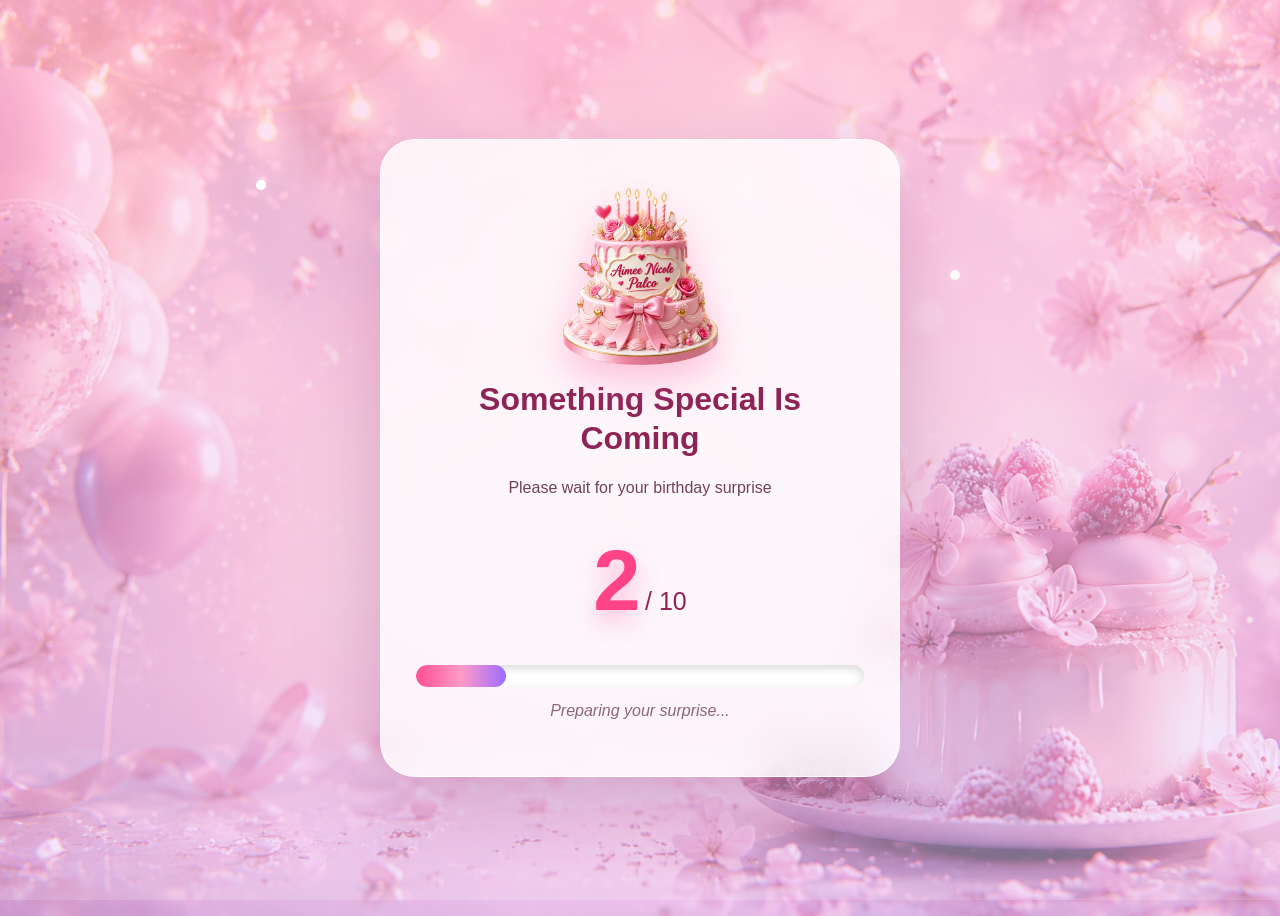
<file: index.html>
<!DOCTYPE html>
<html lang="en">

<head>

<meta charset="UTF-8">
<meta name="viewport" content="width=device-width, initial-scale=1.0">

<title>Aimee's Birthday Surprise</title>

<link rel="stylesheet" href="style.css">

</head>


<body>


<div class="overlay"></div>


<div class="sparkles">

<span></span>
<span></span>
<span></span>

</div>



<main class="loading-container">


<div class="cake-container">

<img 
src="cake.png"
class="cake"
alt="Birthday Cake">

</div>



<h1>
Something Special Is Coming
</h1>



<p>
Please wait for your birthday surprise
</p>




<div class="number-box">

<span id="count">
1
</span>

<span class="total">
/ 10
</span>

</div>




<div class="progress-container">

<div 
class="progress-bar"
id="progressBar">

</div>

</div>




<p class="loading-text">

Preparing your surprise...

</p>


</main>




<script src="script.js"></script>


</body>

</html>
</file>
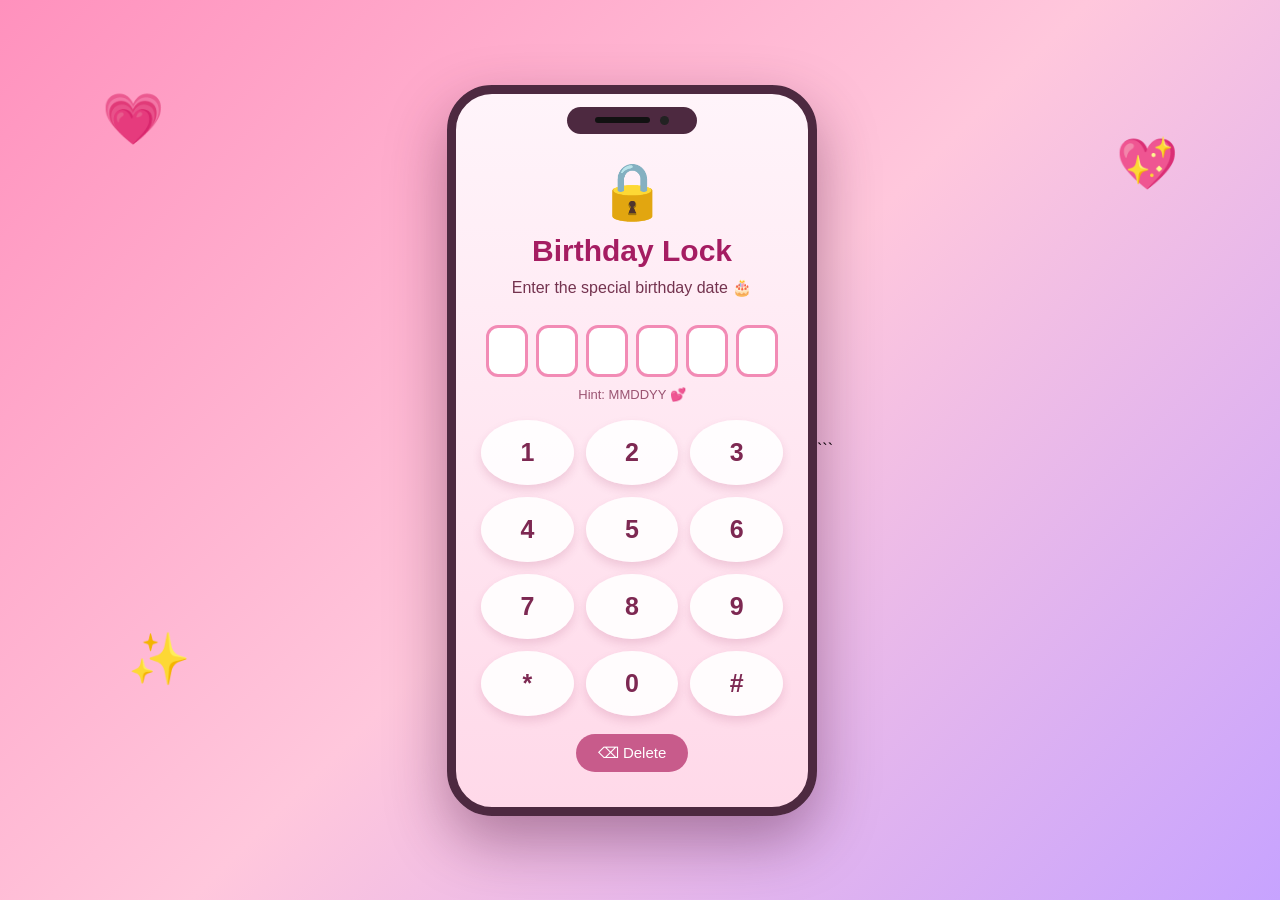
<file: Passcode.html>
<!-- Passcode.html -->

<!DOCTYPE html>

<html lang="en">

<head>


<meta charset="UTF-8">

<meta
    name="viewport"
    content="width=device-width, initial-scale=1.0"
>

<title>Enter Passcode 🔐</title>

<link
    rel="stylesheet"
    href="Passcode.css"
>


</head>

<body>


<!-- Background decorations -->

<div class="heart heart1">💗</div>

<div class="heart heart2">✨</div>

<div class="heart heart3">💖</div>


<!-- Phone -->

<main class="phone">


    <!-- Phone camera -->

    <div class="camera">

        <div class="speaker"></div>

        <div class="camera-dot"></div>

    </div>


    <!-- Lock icon -->

    <div class="lock-icon">

        🔒

    </div>


    <h1>
        Birthday Lock
    </h1>


    <p class="instruction">

        Enter the special birthday date 🎂

    </p>


    <!-- Six passcode boxes -->

    <div class="passcode-boxes">

        <div class="box"></div>

        <div class="box"></div>

        <div class="box"></div>

        <div class="box"></div>

        <div class="box"></div>

        <div class="box"></div>

    </div>


    <p class="hint">

        Hint: MMDDYY 💕
        
    </p>


    <!-- Number keypad -->

    <div class="keypad">


        <button class="key" data-number="1">
            1
        </button>


        <button class="key" data-number="2">
            2
        </button>


        <button class="key" data-number="3">
            3
        </button>


        <button class="key" data-number="4">
            4
        </button>


        <button class="key" data-number="5">
            5
        </button>


        <button class="key" data-number="6">
            6
        </button>


        <button class="key" data-number="7">
            7
        </button>


        <button class="key" data-number="8">
            8
        </button>


        <button class="key" data-number="9">
            9
        </button>


        <button class="key" data-number="*">
            *
        </button>


        <button class="key" data-number="0">
            0
        </button>


        <button class="key" data-number="#">
            #
        </button>


    </div>


    <!-- Delete button -->

    <button
        id="deleteButton"
    >

        ⌫ Delete

    </button>


</main>


<!-- Wrong password popup -->

<div
    class="popup-background"
    id="popup"
>


    <div class="popup">


        <div class="angry-cat">

            😾

        </div>


        <h2>

            Wrong Birthday Date!

        </h2>


        <p>

            Try again! 😾💢

        </p>


        <button
            id="tryAgain"
        >

            Try Again 💖

        </button>


    </div>


</div>


<script
    src="Passcode.js"
></script>
```

</body>

</html>
</file>
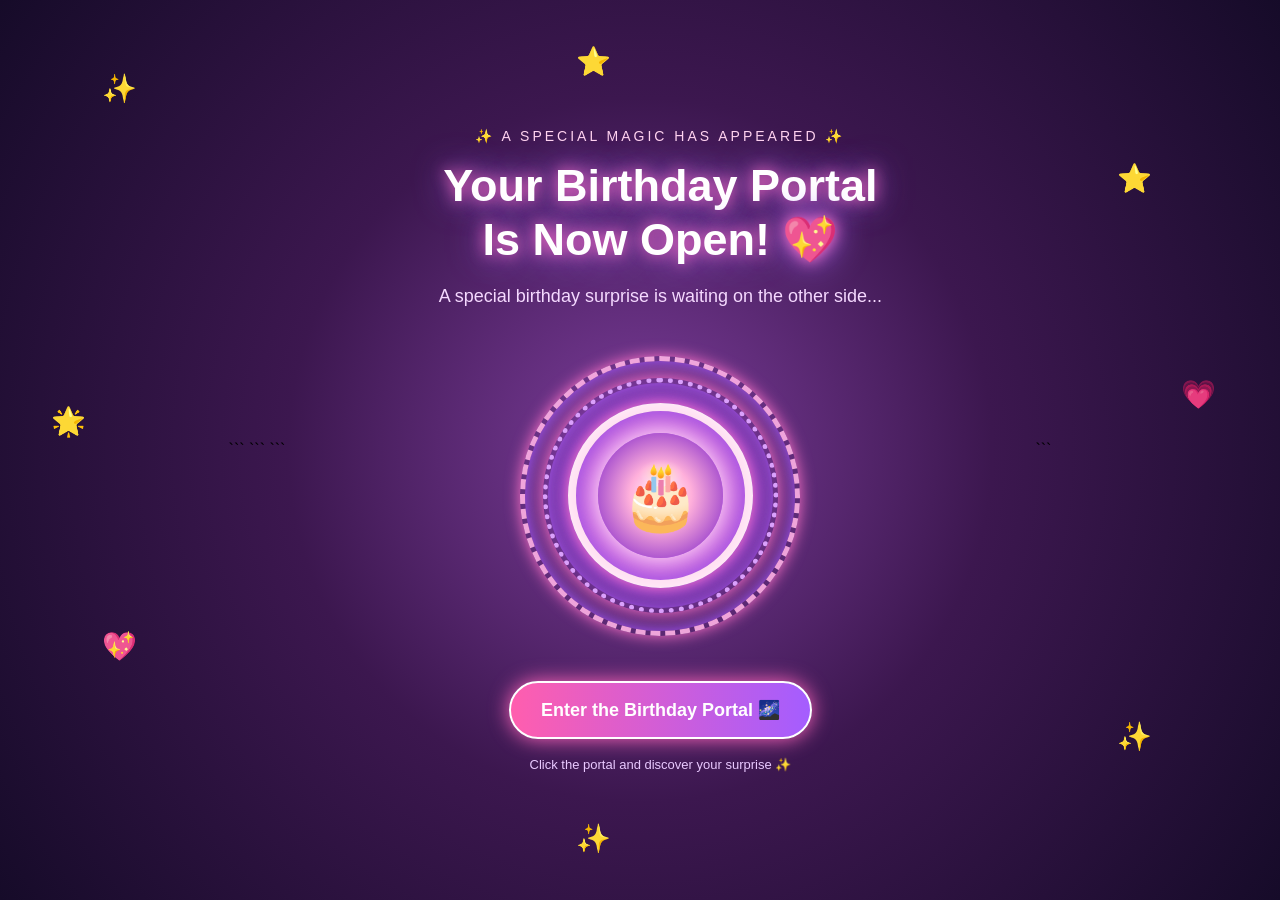
<file: present.html>
<!DOCTYPE html>

<html lang="en">

<head>

```
<meta charset="UTF-8">

<meta
    name="viewport"
    content="width=device-width, initial-scale=1.0"
>

<title>Magic Birthday Portal ✨</title>

<link
    rel="stylesheet"
    href="present.css"
>
```

</head>

<body>

```
<!-- Moving stars -->

<div class="stars">

    <span>✨</span>
    <span>⭐</span>
    <span>💖</span>
    <span>✨</span>
    <span>🌟</span>
    <span>💗</span>
    <span>⭐</span>
    <span>✨</span>

</div>


<!-- Main content -->

<main class="portal-page">


    <p class="small-title">

        ✨ A SPECIAL MAGIC HAS APPEARED ✨

    </p>


    <h1>

        Your Birthday Portal
        <br>
        Is Now Open! 💖

    </h1>


    <p class="message">

        A special birthday surprise is waiting
        on the other side...

    </p>


    <!-- Magic portal -->

    <div
        class="portal-container"
        id="portal"
    >


        <div class="portal-glow"></div>


        <div class="portal-ring ring-one"></div>


        <div class="portal-ring ring-two"></div>


        <div class="portal-ring ring-three"></div>


        <div class="portal-center">

            <span>

                🎂

            </span>

        </div>


    </div>


    <!-- Enter button -->

    <button
        id="enterButton"
    >

        Enter the Birthday Portal 🌌

    </button>


    <p class="bottom-text">

        Click the portal and discover your surprise ✨

    </p>


</main>


<!-- Flash effect -->

<div
    class="flash"
    id="flash"
></div>


<script
    src="present.js"
></script>
```

</body>

</html>
</file>
<file: style.css>
*{

margin:1;
padding:0;
box-sizing:border-box;

}



body{


min-height:100vh;


display:flex;

justify-content:center;

align-items:center;


overflow:hidden;



font-family:

"Poppins",
Arial,
sans-serif;



background-image:

linear-gradient(

rgba(255,180,220,.45),

rgba(220,190,255,.45)

),

url("cake2.png");



background-size:

cover;



background-position:

center;



animation:

backgroundMove 15s infinite alternate;



}




@keyframes backgroundMove{


from{

background-size:100%;

}


to{

background-size:110%;

}


}





.overlay{


position:absolute;

inset:0;



background:

rgba(255,255,255,.15);



}




/* MAIN CARD */


.loading-container{


position:relative;

z-index:2;


width:90%;

max-width:520px;



padding:

40px 35px;



text-align:center;




background:

rgba(255,255,255,.78);



border-radius:

35px;



border:

1px solid rgba(255,255,255,.9);



backdrop-filter:

blur(15px);




box-shadow:


0 30px 80px

rgba(150,70,120,.35);



animation:

cardFloat 5s infinite ease-in-out;


}




@keyframes cardFloat{


50%{

transform:

translateY(-10px);

}


}





/* CAKE */


.cake-container{


height:190px;


display:flex;

justify-content:center;

align-items:center;


}



.cake{


width:180px;

height:180px;


object-fit:contain;



filter:

drop-shadow(

0 15px 20px

rgba(255,80,150,.35)

);



animation:

cakeFloat 3s infinite ease-in-out;



}




@keyframes cakeFloat{


0%,
100%{

transform:

translateY(0);

}


50%{

transform:

translateY(-18px);

}


}




/* TEXT */


h1{


margin-top:10px;


font-size:32px;


line-height:1.2;



color:#8d2458;



font-weight:700;



}



.loading-container p{


margin-top:15px;


color:#70405d;



font-size:16px;



}





/* NUMBER */


.number-box{


margin:

35px 0;



}



#count{


font-size:85px;


font-weight:800;



color:#ff4387;



text-shadow:


0 10px 25px

rgba(255,60,130,.35);



}



.total{


font-size:25px;


color:#8d2458;


}





/* PROGRESS */


.progress-container{


width:100%;


height:22px;


background:

rgba(255,255,255,.9);



border-radius:

50px;



overflow:hidden;



box-shadow:


inset 0 3px 8px

rgba(0,0,0,.15);



}




.progress-bar{


height:100%;


width:10%;


border-radius:

50px;



background:


linear-gradient(

90deg,

#ff4f92,

#ff9bc7,

#9d6cff

);



transition:

width .8s ease;


position:relative;


}




.progress-bar::after{


content:"";


position:absolute;


top:0;


left:-50%;


width:40%;


height:100%;



background:

rgba(255,255,255,.7);



animation:

shine 2s infinite;


}



@keyframes shine{


100%{

left:150%;

}


}




.loading-text{


font-style:italic;


opacity:.8;


}



/* SPARKLES */


.sparkles span{


position:absolute;


width:10px;

height:10px;



background:white;



border-radius:50%;



box-shadow:

0 0 20px white;



animation:

twinkle 3s infinite;



}




.sparkles span:nth-child(1){

top:20%;

left:20%;


}



.sparkles span:nth-child(2){

top:30%;

right:25%;


animation-delay:1s;


}



.sparkles span:nth-child(3){

bottom:20%;

left:45%;


animation-delay:2s;


}




@keyframes twinkle{


50%{


opacity:.2;


transform:

scale(2);


}



}





@media(max-width:600px){


.loading-container{


padding:35px 20px;


}



h1{


font-size:25px;


}



.cake{


width:130px;

height:130px;


}



#count{


font-size:65px;


}



}
</file>
<file: Passcode.css>
/* Passcode.css */

/* Remove default spacing */

* {

    margin: 0;
  
    padding: 0;
  
    box-sizing: border-box;
  
  }
  
  /* Page background */
  
  body {
  
  min-height: 100vh;
  
  display: flex;
  
  justify-content: center;
  
  align-items: center;
  
  overflow: hidden;
  
  font-family:
      Arial,
      sans-serif;
  
  background:
  
      linear-gradient(
          135deg,
          #ff91bd,
          #ffc7dc,
          #c7a3ff
      );
  
  }
  
  /* Phone */
  
  .phone {
  
  position: relative;
  
  width: 370px;
  
  min-height: 720px;
  
  padding:
  
      55px
      25px
      35px;
  
  text-align: center;
  
  overflow: hidden;
  
  border:
  
      9px solid
      #4d2940;
  
  border-radius: 45px;
  
  background:
  
      linear-gradient(
          180deg,
          #fff4fa,
          #ffd9e9
      );
  
  box-shadow:
  
      0 25px 60px
  
      rgba(
          70,
          15,
          50,
          0.4
      );

  
  }
  
  /* Phone camera area */
  
  .camera {
  

  position: absolute;
  
  top: 13px;
  
  left: 50%;
  
  transform:
  
      translateX(-50%);
  
  width: 130px;
  
  height: 27px;
  
  display: flex;
  
  justify-content: center;
  
  align-items: center;
  
  gap: 10px;
  
  border-radius: 20px;
  
  background: #4d2940;
 
  
  }
  
  .speaker {

  width: 55px;
  
  height: 6px;
  
  border-radius: 10px;
  
  background: #111;

  
  }
  
  .camera-dot {
  

  width: 9px;
  
  height: 9px;
  
  border-radius: 50%;
  
  background: #222;

  
  }
  
  /* Lock */
  
  .lock-icon {
  
 
  margin-top: 10px;
  
  font-size: 55px;
 
  
  }
  
  /* Title */
  
  h1 {
  
 
  margin-top: 10px;
  
  color: #a51d62;
  
  font-size: 30px;
 
  }
  
  .instruction {
  
 
  margin-top: 10px;
  
  color: #74334f;
  
  font-size: 16px;

  
  }
  
  /* Six password boxes */
  
  .passcode-boxes {
  

  display: flex;
  
  justify-content: center;
  
  gap: 8px;
  
  margin:
  
      28px
      0
      10px;

  
  }
  
  .box {
  

  width: 42px;
  
  height: 52px;
  
  display: flex;
  
  justify-content: center;
  
  align-items: center;
  
  color: #a51d62;
  
  font-size: 28px;
  
  font-weight: bold;
  
  border:
  
      3px solid
      #f28bb5;
  
  border-radius: 12px;
  
  background: white;
  
  transition:
  
      transform 0.2s,
      background 0.2s;

  
  }
  
  .box.active {
  

  transform:
  
      scale(1.08);
  
  background: #ffe2ee;

  
  }
  
  /* Hint */
  
  .hint {
  

  margin-bottom: 18px;
  
  color: #9b5472;
  
  font-size: 13px;

  
  }
  
  /* Keypad */
  
  .keypad {
  

  display: grid;
  
  grid-template-columns:
  
      repeat(
          3,
          1fr
      );
  
  gap: 12px;

  
  }
  
  /* Number buttons */
  
  .key {
  

  height: 65px;
  
  border: none;
  
  border-radius: 50%;
  
  color: #7d2852;
  
  font-size: 25px;
  
  font-weight: bold;
  
  cursor: pointer;
  
  background:
  
      rgba(
          255,
          255,
          255,
          0.9
      );
  
  box-shadow:
  
      0 5px 10px
  
      rgba(
          150,
          40,
          90,
          0.15
      );
  
  transition:
  
      transform 0.15s,
      background 0.15s;

  
  }
  
  /* Button click */
  
  .key:active {
  

  transform:
  
      scale(0.88);
  
  background: #ff9fc4;

  
  }
  
  /* Delete */
  
  #deleteButton {
  

  margin-top: 18px;
  
  padding:
  
      10px
      22px;
  
  border: none;
  
  border-radius: 20px;
  
  color: white;
  
  font-size: 15px;
  
  cursor: pointer;
  
  background: #c85b8b;

  
  }
  
  /* Popup background */
  
  .popup-background {
  

  position: fixed;
  
  top: 0;
  
  left: 0;
  
  width: 100%;
  
  height: 100%;
  
  display: none;
  
  justify-content: center;
  
  align-items: center;
  
  z-index: 20;
  
  background:
  
      rgba(
          50,
          10,
          35,
          0.65
      );

  
  }
  
  /* Show popup */
  
  .popup-background.show {
  

  display: flex;

  
  }
  
  /* Popup box */
  
  .popup {
  

  width: 85%;
  
  max-width: 360px;
  
  padding: 35px 25px;
  
  text-align: center;
  
  border:
  
      4px solid
      #ff6f9f;
  
  border-radius: 30px;
  
  background:
  
      linear-gradient(
          135deg,
          #fff,
          #ffd8e6
      );
  
  animation:
  
      popupAnimation
      0.4s;

  
  }
  
  @keyframes popupAnimation {
  

  from {
  
      transform:
  
          scale(0.5);
  
      opacity: 0;
  
  }
  
  
  to {
  
      transform:
  
          scale(1);
  
      opacity: 1;
  
  }

  
  }
  
  /* Angry cat */
  
  .angry-cat {
  

  font-size: 100px;
  
  animation:
  
      angryCat
      0.5s infinite;

  
  }
  
  @keyframes angryCat {
  

  0% {
  
      transform:
  
          rotate(-8deg);
  
  }
  
  
  100% {
  
      transform:
  
          rotate(8deg);
  
  }

  
  }
  
  .popup h2 {
  

  margin-top: 10px;
  
  color: #c51e5c;
  
  font-size: 27px;

  
  }
  
  .popup p {
  

  margin-top: 12px;
  
  color: #71304c;

  
  }
  
  #tryAgain {
  

  margin-top: 22px;
  
  padding:
  
      13px
      28px;
  
  border: none;
  
  border-radius: 25px;
  
  color: white;
  
  font-size: 16px;
  
  cursor: pointer;
  
  background:
  
      linear-gradient(
          90deg,
          #ff4f91,
          #b46cff
      );

  
  }
  
  /* Floating hearts */
  
  .heart {
  

  position: absolute;
  
  font-size: 50px;
  
  animation:
  
      floating
      4s infinite
      ease-in-out;

  
  }
  
  .heart1 {
  

  top: 10%;
  
  left: 8%;

  
  }
  
  .heart2 {

  top: 70%;
  
  left: 10%;
  
  animation-delay: 1s;

  }
  
  .heart3 {


  top: 15%;
  
  right: 8%;
  
  animation-delay: 2s;

  
  }
  
  @keyframes floating {
  

  0%,
  100% {
  
      transform:
  
          translateY(0);
  
  }
  
  
  50% {
  
      transform:
  
          translateY(-30px);
  
  }

  
  }
  
  /* Mobile */
  
  @media
  (max-width: 500px) {
  

  .phone {
  
      width: 100%;
  
      min-height: 100vh;
  
      border: none;
  
      border-radius: 0;
  
  }
  
  
  .heart {
  
      display: none;
  
  }
 
  }
</file>
<file: present.css>
/* present.css */

/* Remove default spacing */

* {

    margin: 0;
  
    padding: 0;
  
    box-sizing: border-box;
  
  }
  
  /* Main background */
  
  body {
  

  min-height: 100vh;
  
  display: flex;
  
  justify-content: center;
  
  align-items: center;
  
  overflow: hidden;
  
  font-family:
  
      Arial,
      sans-serif;
  
  background:
  
      radial-gradient(
  
          circle at center,
  
          #7c3d9b,
  
          #3c174f 45%,
  
          #160b29 100%
  
      );

  
  }
  
  /* Main page */
  
  .portal-page {
  

  position: relative;
  
  width: 90%;
  
  max-width: 750px;
  
  padding:
  
      35px
      20px;
  
  text-align: center;
  
  z-index: 5;

  
  }
  
  /* Small heading */
  
  .small-title {
  

  color: #ffd3f0;
  
  font-size: 14px;
  
  letter-spacing: 3px;

  
  }
  
  /* Main title */
  
  h1 {

  margin-top: 15px;
  
  color: white;
  
  font-size: 45px;
  
  line-height: 1.2;
  
  text-shadow:
  
      0 0 15px
  
      #ff6fc4,
  
      0 0 35px
  
      #a96cff;

  
  }
  
  /* Description */
  
  .message {
  
  
  margin-top: 15px;
  
  color: #f5d9ff;
  
  font-size: 18px;
  
  line-height: 1.6;

  
  }
  
  /* Portal area */
  
  .portal-container {

  position: relative;
  
  width: 300px;
  
  height: 300px;
  
  margin:
  
      35px auto;
  
  display: flex;
  
  justify-content: center;
  
  align-items: center;
  
  cursor: pointer;

  
  }
  
  /* Portal glow */
  
  .portal-glow {
  

  position: absolute;
  
  width: 220px;
  
  height: 220px;
  
  border-radius: 50%;
  
  background:
  
      radial-gradient(
  
          circle,
  
          #fff 0%,
  
          #ffb2df 15%,
  
          #c46cff 40%,
  
          #6b35bd 65%,
  
          transparent 72%
  
      );
  
  filter:
  
      blur(8px);
  
  animation:
  
      portalGlow
  
      2s infinite
  
      alternate;

  
  }
  
  /* Glowing animation */
  
  @keyframes portalGlow {

  from {
  
      transform:
  
          scale(0.9);
  
      opacity: 0.7;
  
  }
  
  
  to {
  
      transform:
  
          scale(1.15);
  
      opacity: 1;
  
  }
  
  
  }
  
  /* Portal rings */
  
  .portal-ring {
  

  position: absolute;
  
  border-radius: 50%;
  
  border:
  
      5px solid
  
      rgba(
          255,
          180,
          230,
          0.9
      );
  
  box-shadow:
  
      0 0 15px
  
      #ff75c7,
  
      inset 0 0 15px
  
      #a75cff;

  
  }
  
  /* First ring */
  
  .ring-one {
  

  width: 280px;
  
  height: 280px;
  
  border-style:
  
      dashed;
  
  animation:
  
      rotateRight
  
      7s linear
  
      infinite;

  
  }
  
  /* Second ring */
  
  .ring-two {

  width: 235px;
  
  height: 235px;
  
  border-color:
  
      #d9a4ff;
  
  border-style:
  
      dotted;
  
  animation:
  
      rotateLeft
  
      5s linear
  
      infinite;

  
  }
  
  /* Third ring */
  
  .ring-three {
  

  width: 185px;
  
  height: 185px;
  
  border-width:
  
      8px;
  
  border-color:
  
      #ffffff;
  
  animation:
  
      rotateRight
  
      3s linear
  
      infinite;

  
  }
  
  /* Rotate right */
  
  @keyframes rotateRight {
  
 
  from {
  
      transform:
  
          rotate(0deg);
  
  }
  
  
  to {
  
      transform:
  
          rotate(360deg);
  
  }

  
  }
  
  /* Rotate left */
  
  @keyframes rotateLeft {

  from {
  
      transform:
  
          rotate(360deg);
  
  }
  
  
  to {
  
      transform:
  
          rotate(0deg);
  
  }

  
  }
  
  /* Portal center */
  
  .portal-center {

  position: relative;
  
  width: 125px;
  
  height: 125px;
  
  display: flex;
  
  justify-content: center;
  
  align-items: center;
  
  border-radius: 50%;
  
  background:
  
      radial-gradient(
  
          circle,
  
          #fff,
  
          #ffb0db 35%,
  
          #a54dce 75%
  
      );
  
  box-shadow:
  
      0 0 30px
  
      white,
  
      0 0 70px
  
      #ff55ba;

  
  }
  
  .portal-center span {

  font-size: 65px;
  
  animation:
  
      cakeFloat
  
      2s infinite
  
      ease-in-out;

  
  }
  
  @keyframes cakeFloat {
  

  0%,
  100% {
  
      transform:
  
          translateY(0);
  
  }
  
  
  50% {
  
      transform:
  
          translateY(-10px);
  
  }

  
  }
  
  /* Enter button */
  
  #enterButton {
  

  padding:
  
      16px
      30px;
  
  border:
  
      2px solid
  
      white;
  
  border-radius:
  
      35px;
  
  color:
  
      white;
  
  font-size:
  
      18px;
  
  font-weight:
  
      bold;
  
  cursor:
  
      pointer;
  
  background:
  
      linear-gradient(
  
          90deg,
  
          #ff5eae,
  
          #a45dff
  
      );
  
  box-shadow:
  
      0 0 20px
  
      #ff65ba;
  
  transition:
  
      transform 0.2s,
  
      box-shadow 0.2s;

  
  }
  
  #enterButton:hover {
  

  transform:
  
      scale(1.07);
  
  box-shadow:
  
      0 0 35px
  
      white;

  
  }
  
  #enterButton:active {
  

  transform:
  
      scale(0.93);

  }
  
  /* Bottom text */
  
  .bottom-text {

  margin-top:
  
      18px;
  
  color:
  
      #e9c9ff;
  
  font-size:
  
      13px;

  
  }
  
  /* Floating stars */
  
  .stars span {

  position:
  
      absolute;
  
  font-size:
  
      28px;
  
  animation:
  
      starFloat
  
      5s infinite
  
      ease-in-out;
    
  }
  
  .stars span:nth-child(1) {
  

  top: 8%;
  
  left: 8%;

  
  }
  
  .stars span:nth-child(2) {
  

  top: 18%;
  
  right: 10%;
  
  animation-delay:
  
      1s;

  
  }
  
  .stars span:nth-child(3) {
  

  top: 70%;
  
  left: 8%;
  
  animation-delay:
  
      2s;
  
  
  }
  
  .stars span:nth-child(4) {
  
 
  top: 80%;
  
  right: 10%;
  
  animation-delay:
  
      3s;

  
  }
  
  .stars span:nth-child(5) {
  

  top: 45%;
  
  left: 4%;
  
  animation-delay:
  
      1.5s;

  
  }
  
  .stars span:nth-child(6) {
  

  top: 42%;
  
  right: 5%;
  
  animation-delay:
  
      2.5s;

  
  }
  
  .stars span:nth-child(7) {
  

  top: 5%;
  
  left: 45%;
  
  animation-delay:
  
      3.5s;
 
  
  }
  
  .stars span:nth-child(8) {
  

  bottom: 5%;
  
  left: 45%;
  
  animation-delay:
  
      1s;

  
  }
  
  @keyframes starFloat {

  0%,
  100% {
  
      transform:
  
          translateY(0)
  
          rotate(0deg);
  
      opacity:
  
          0.5;
  
  }
  
  
  50% {
  
      transform:
  
          translateY(-25px)
  
          rotate(20deg);
  
      opacity:
  
          1;
  
  }

  
  }
  
  /* Screen flash */
  
  .flash {

 
  position:
  
      fixed;
  
  top:
  
      0;
  
  left:
  
      0;
  
  width:
  
      100%;
  
  height:
  
      100%;
  
  pointer-events:
  
      none;
  
  opacity:
  
      0;
  
  z-index:
  
      100;
  
  background:
  
      white;
 
  
  }
  
  /* Portal opening effect */
  
  body.opening .portal-container {
  

  animation:
  
      openPortal
  
      1.8s
  
      forwards;
  
  
  }
  
  @keyframes openPortal {
  

  0% {
  
      transform:
  
          scale(1);
  
  }
  
  
  50% {
  
      transform:
  
          scale(1.5);
  
  }
  
  
  100% {
  
      transform:
  
          scale(8);
  
      opacity:
  
          0;
  
  }
 
  
  }
  
  /* Flash animation */
  
  .flash.show {
  

  animation:
  
      flashScreen
  
      1.5s
  
      forwards;
 
  
  }
  
  @keyframes flashScreen {
  

  0% {
  
      opacity:
  
          0;
  
  }
  
  
  50% {
  
      opacity:
  
          1;
  
  }
  
  
  100% {
  
      opacity:
  
          1;
  
  }
    
  }
  
  /* Mobile design */
  
  @media
  (max-width: 600px) {
  
  
  h1 {
  
      font-size:
  
          32px;
  
  }
  
  
  .message {
  
      font-size:
  
          16px;
  
  }
  
  
  .portal-container {
  
      width:
  
          260px;
  
      height:
  
          260px;
  
      margin:
  
          28px auto;
  
  }
  
  
  .ring-one {
  
      width:
  
          245px;
  
      height:
  
          245px;
  
  }
  
  
  .ring-two {
  
      width:
  
          205px;
  
      height:
  
          205px;
  
  }
  
  
  .ring-three {
  
      width:
  
          165px;
  
      height:
  
          165px;
  
  }
  
  
  #enterButton {
  
      font-size:
  
          16px;
  
  }
  
  
  }
</file>
